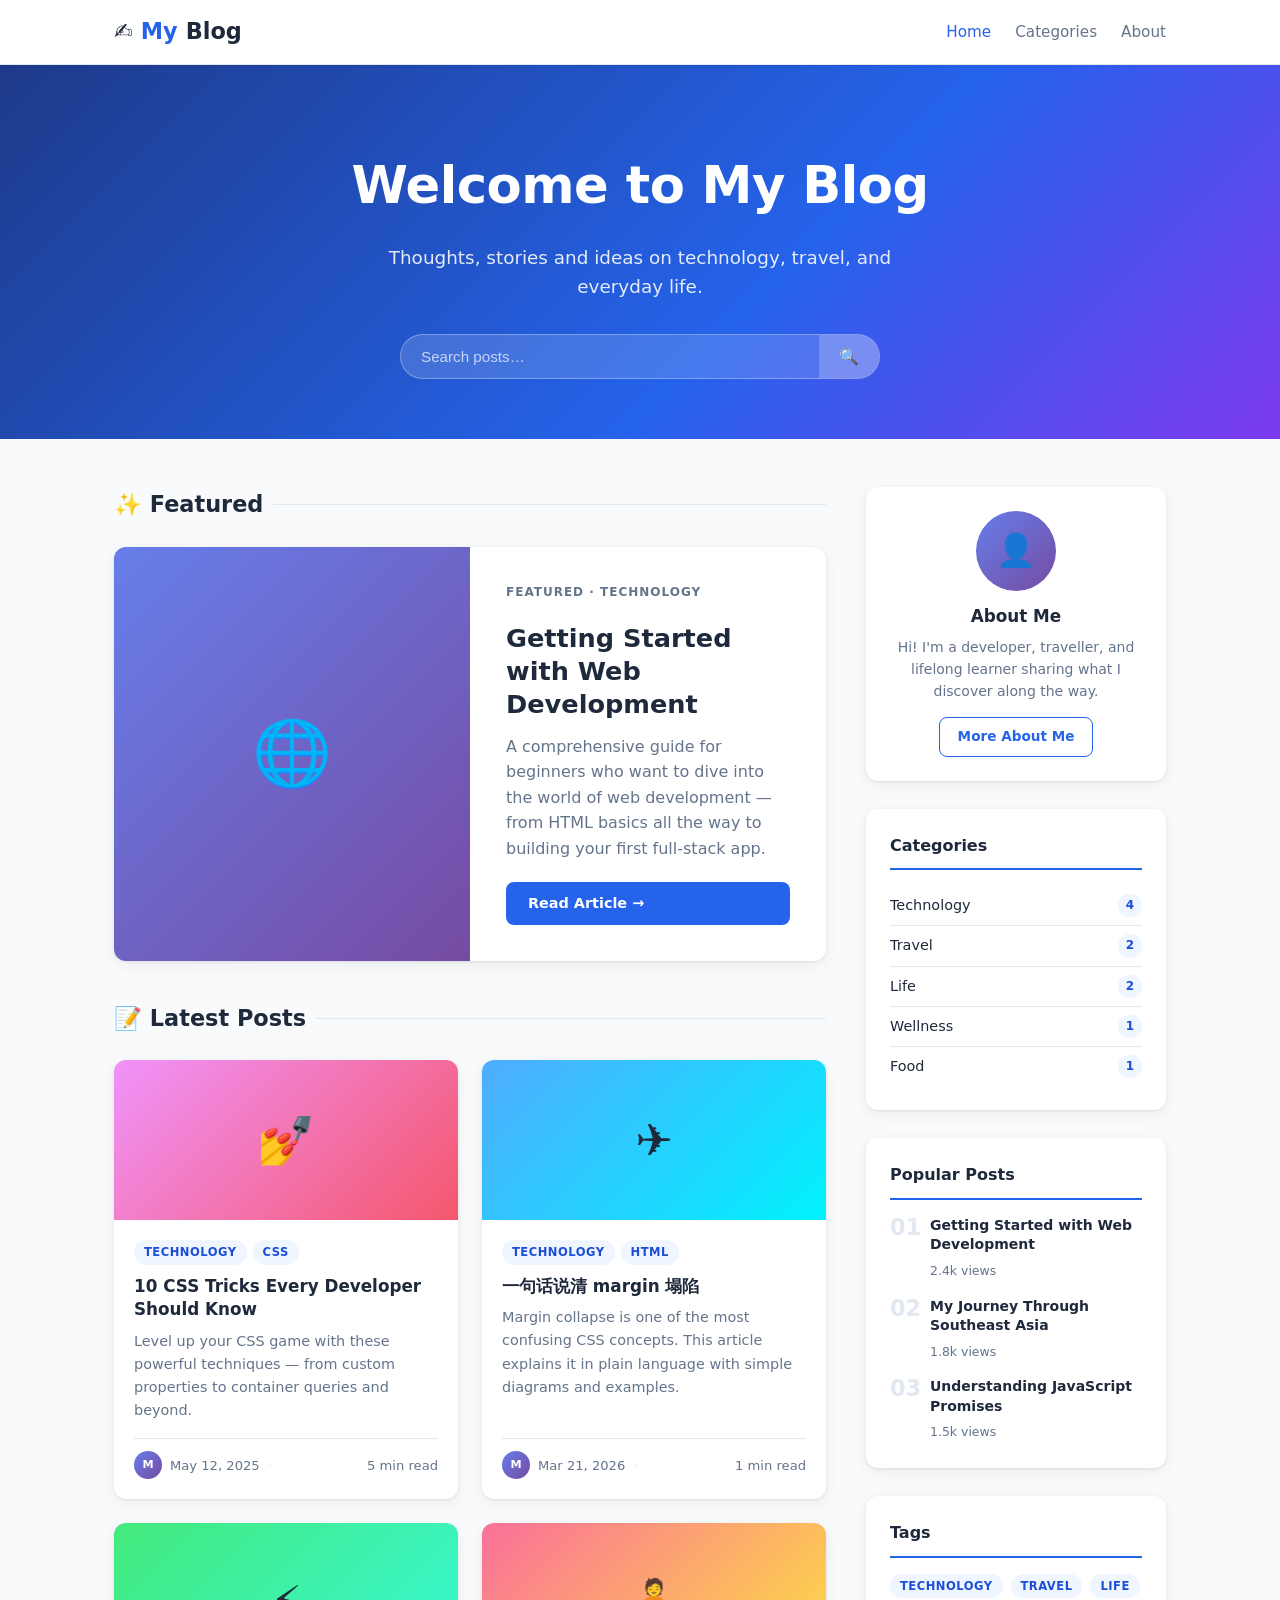
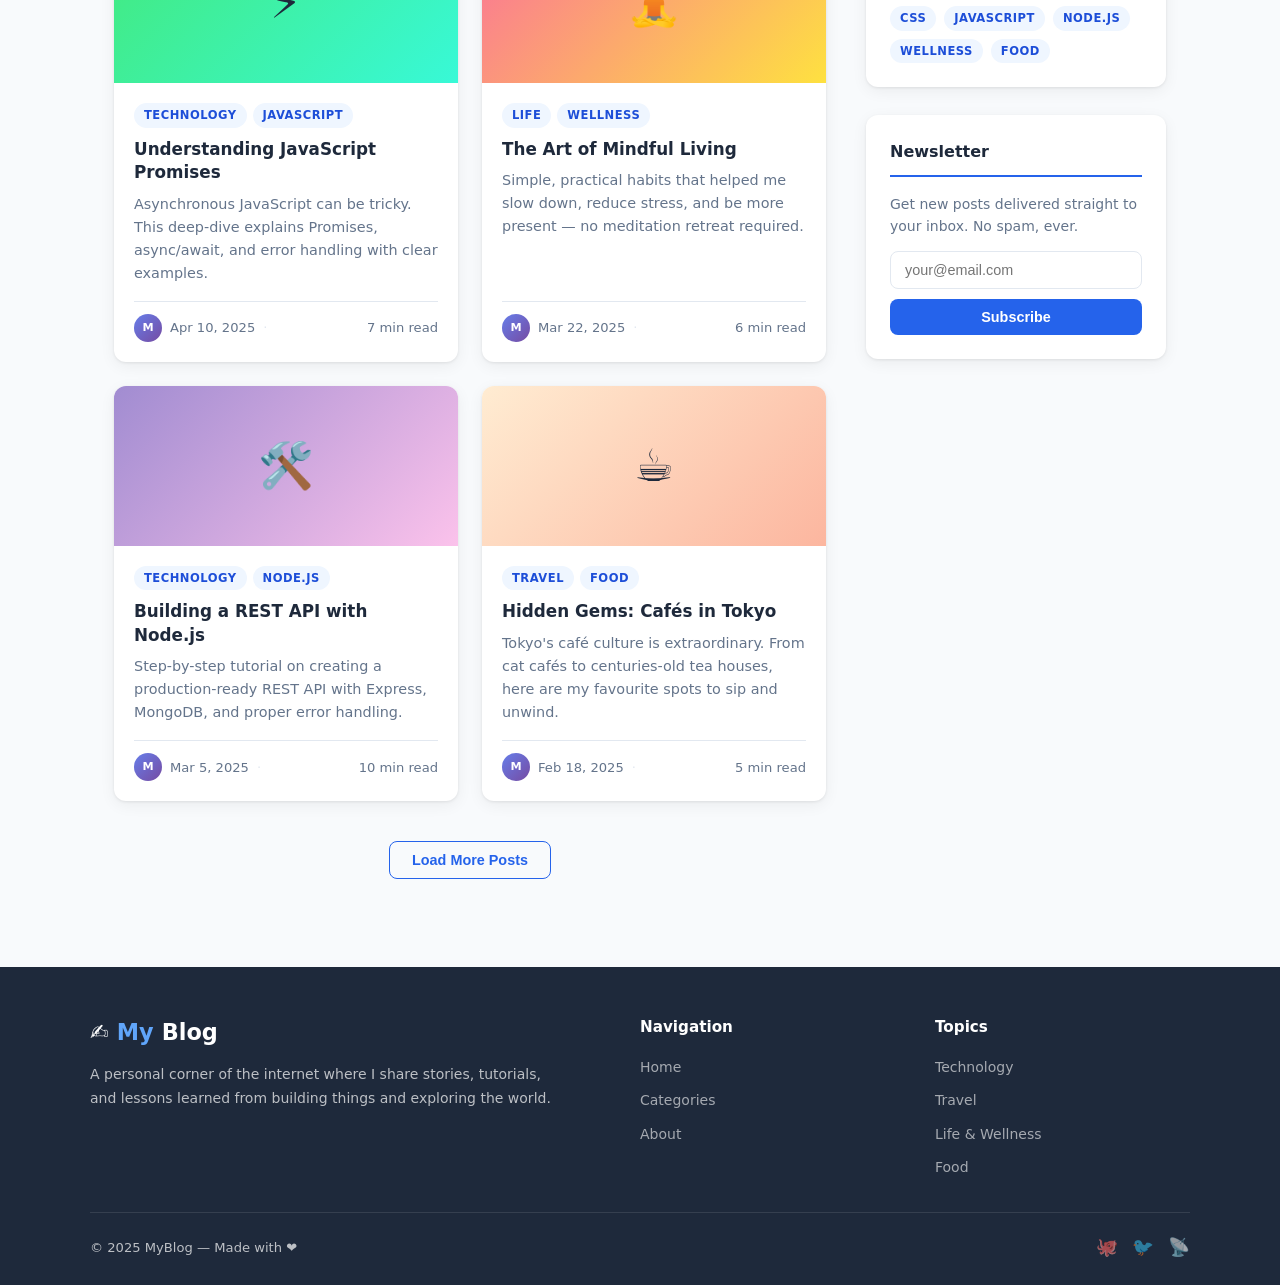
<file: index.html>
<!DOCTYPE html>
<html lang="en">
<head>
  <meta charset="UTF-8" />
  <meta name="viewport" content="width=device-width, initial-scale=1.0" />
  <title>My Blog — Thoughts, Stories & Ideas</title>
  <meta name="description" content="A personal blog covering technology, travel, life and more." />
  <link rel="stylesheet" href="styles.css" />
</head>
<body>

  <!-- ===== Header ===== -->
  <header class="site-header">
    <div class="header-inner">
      <div class="logo">✍️ <span>My</span>Blog</div>
      <nav class="site-nav" aria-label="Main navigation">
        <a href="index.html" class="active">Home</a>
        <a href="#categories">Categories</a>
        <a href="#about">About</a>
      </nav>
    </div>
  </header>

  <!-- ===== Hero ===== -->
  <section class="hero">
    <h1>Welcome to My Blog</h1>
    <p>Thoughts, stories and ideas on technology, travel, and everyday life.</p>
    <form class="search-bar" role="search" onsubmit="handleSearch(event)">
      <input
        type="search"
        id="search-input"
        placeholder="Search posts…"
        aria-label="Search posts"
        oninput="filterPosts(this.value)"
      />
      <button type="submit" aria-label="Search">🔍</button>
    </form>
  </section>

  <!-- ===== Main content ===== -->
  <div class="main-wrapper">

    <!-- Posts column -->
    <main>

      <!-- Featured post -->
      <h2 class="section-heading">✨ Featured</h2>
      <article class="featured-post" data-title="Getting Started with Web Development">
        <div class="featured-img">🌐</div>
        <div class="featured-body">
          <p class="featured-label">Featured · Technology</p>
          <h2><a href="blog-post.html?id=1">Getting Started with Web Development</a></h2>
          <p>
            A comprehensive guide for beginners who want to dive into the world of web
            development — from HTML basics all the way to building your first full-stack app.
          </p>
          <a href="blog-post.html?id=1" class="btn btn-primary">Read Article →</a>
        </div>
      </article>

      <!-- Post grid -->
      <h2 class="section-heading" id="categories">📝 Latest Posts</h2>

      <div class="no-results" id="no-results" role="alert">
        <p style="font-size:2.5rem">🔍</p>
        <p style="font-size:1.1rem;margin-top:12px">No posts found. Try a different search term.</p>
      </div>

      <div class="post-grid" id="post-grid">

        <!-- Card 1 -->
        <article class="post-card" data-title="10 CSS Tricks Every Developer Should Know" data-tags="technology css">
          <div class="card-img" style="background:linear-gradient(135deg,#f093fb,#f5576c);">💅</div>
          <div class="card-body">
            <div class="card-tags">
              <span class="tag">Technology</span>
              <span class="tag">CSS</span>
            </div>
            <h3><a href="blog-post.html?id=2">10 CSS Tricks Every Developer Should Know</a></h3>
            <p class="card-excerpt">
              Level up your CSS game with these powerful techniques — from custom properties
              to container queries and beyond.
            </p>
            <div class="card-meta">
              <div class="avatar">M</div>
              <span>May 12, 2025</span>
              <span class="meta-dot">·</span>
              <span class="read-time">5 min read</span>
            </div>
          </div>
        </article>

        <!-- Card 2 -->
        <article class="post-card" data-title="一句话说清 margin 塌陷" data-tags="technology html">
          <div class="card-img" style="background:linear-gradient(135deg,#4facfe,#00f2fe);">✈️</div>
          <div class="card-body">
            <div class="card-tags">
              <span class="tag">Technology</span>
              <span class="tag">HTML</span>
            </div>
            <h3><a href="blog-post.html?id=3">一句话说清 margin 塌陷</a></h3>
            <p class="card-excerpt">
                Margin collapse is one of the most confusing CSS concepts. This article explains
                it in plain language with simple diagrams and examples.
            </p>
            <div class="card-meta">
              <div class="avatar">M</div>
              <span>Mar 21, 2026</span>
              <span class="meta-dot">·</span>
              <span class="read-time">1 min read</span>
            </div>
          </div>
        </article>

        <!-- Card 3 -->
        <article class="post-card" data-title="Understanding JavaScript Promises" data-tags="technology javascript">
          <div class="card-img" style="background:linear-gradient(135deg,#43e97b,#38f9d7);">⚡</div>
          <div class="card-body">
            <div class="card-tags">
              <span class="tag">Technology</span>
              <span class="tag">JavaScript</span>
            </div>
            <h3><a href="blog-post.html?id=4">Understanding JavaScript Promises</a></h3>
            <p class="card-excerpt">
              Asynchronous JavaScript can be tricky. This deep-dive explains Promises,
              async/await, and error handling with clear examples.
            </p>
            <div class="card-meta">
              <div class="avatar">M</div>
              <span>Apr 10, 2025</span>
              <span class="meta-dot">·</span>
              <span class="read-time">7 min read</span>
            </div>
          </div>
        </article>

        <!-- Card 4 -->
        <article class="post-card" data-title="The Art of Mindful Living" data-tags="life wellness">
          <div class="card-img" style="background:linear-gradient(135deg,#fa709a,#fee140);">🧘</div>
          <div class="card-body">
            <div class="card-tags">
              <span class="tag">Life</span>
              <span class="tag">Wellness</span>
            </div>
            <h3><a href="blog-post.html?id=5">The Art of Mindful Living</a></h3>
            <p class="card-excerpt">
              Simple, practical habits that helped me slow down, reduce stress, and be more
              present — no meditation retreat required.
            </p>
            <div class="card-meta">
              <div class="avatar">M</div>
              <span>Mar 22, 2025</span>
              <span class="meta-dot">·</span>
              <span class="read-time">6 min read</span>
            </div>
          </div>
        </article>

        <!-- Card 5 -->
        <article class="post-card" data-title="Building a REST API with Node.js" data-tags="technology nodejs">
          <div class="card-img" style="background:linear-gradient(135deg,#a18cd1,#fbc2eb);">🛠️</div>
          <div class="card-body">
            <div class="card-tags">
              <span class="tag">Technology</span>
              <span class="tag">Node.js</span>
            </div>
            <h3><a href="blog-post.html?id=6">Building a REST API with Node.js</a></h3>
            <p class="card-excerpt">
              Step-by-step tutorial on creating a production-ready REST API with Express,
              MongoDB, and proper error handling.
            </p>
            <div class="card-meta">
              <div class="avatar">M</div>
              <span>Mar 5, 2025</span>
              <span class="meta-dot">·</span>
              <span class="read-time">10 min read</span>
            </div>
          </div>
        </article>

        <!-- Card 6 -->
        <article class="post-card" data-title="Hidden Gems: Cafés in Tokyo" data-tags="travel food">
          <div class="card-img" style="background:linear-gradient(135deg,#ffecd2,#fcb69f);">☕</div>
          <div class="card-body">
            <div class="card-tags">
              <span class="tag">Travel</span>
              <span class="tag">Food</span>
            </div>
            <h3><a href="blog-post.html?id=7">Hidden Gems: Cafés in Tokyo</a></h3>
            <p class="card-excerpt">
              Tokyo's café culture is extraordinary. From cat cafés to centuries-old tea
              houses, here are my favourite spots to sip and unwind.
            </p>
            <div class="card-meta">
              <div class="avatar">M</div>
              <span>Feb 18, 2025</span>
              <span class="meta-dot">·</span>
              <span class="read-time">5 min read</span>
            </div>
          </div>
        </article>

      </div><!-- /post-grid -->

      <!-- Load more -->
      <div class="load-more-wrap">
        <button class="btn btn-outline" onclick="loadMore()">Load More Posts</button>
      </div>

    </main>

    <!-- ===== Sidebar ===== -->
    <aside class="sidebar">

      <!-- About -->
      <div class="widget about-widget" id="about">
        <div class="author-avatar">👤</div>
        <h3>About Me</h3>
        <p>Hi! I'm a developer, traveller, and lifelong learner sharing what I discover along the way.</p>
        <a href="#" class="btn btn-outline" style="font-size:.85rem;padding:8px 18px;">More About Me</a>
      </div>

      <!-- Categories -->
      <div class="widget">
        <h3 class="widget-title">Categories</h3>
        <ul class="category-list">
          <li>
            <a href="#" onclick="filterByTag('technology')">Technology</a>
            <span class="cat-count">4</span>
          </li>
          <li>
            <a href="#" onclick="filterByTag('travel')">Travel</a>
            <span class="cat-count">2</span>
          </li>
          <li>
            <a href="#" onclick="filterByTag('life')">Life</a>
            <span class="cat-count">2</span>
          </li>
          <li>
            <a href="#" onclick="filterByTag('wellness')">Wellness</a>
            <span class="cat-count">1</span>
          </li>
          <li>
            <a href="#" onclick="filterByTag('food')">Food</a>
            <span class="cat-count">1</span>
          </li>
        </ul>
      </div>

      <!-- Popular posts -->
      <div class="widget">
        <h3 class="widget-title">Popular Posts</h3>
        <div class="popular-list">
          <div class="popular-item">
            <span class="popular-num">01</span>
            <div class="popular-info">
              <h4><a href="blog-post.html?id=1">Getting Started with Web Development</a></h4>
              <span>2.4k views</span>
            </div>
          </div>
          <div class="popular-item">
            <span class="popular-num">02</span>
            <div class="popular-info">
              <h4><a href="blog-post.html?id=3">My Journey Through Southeast Asia</a></h4>
              <span>1.8k views</span>
            </div>
          </div>
          <div class="popular-item">
            <span class="popular-num">03</span>
            <div class="popular-info">
              <h4><a href="blog-post.html?id=4">Understanding JavaScript Promises</a></h4>
              <span>1.5k views</span>
            </div>
          </div>
        </div>
      </div>

      <!-- Tags -->
      <div class="widget">
        <h3 class="widget-title">Tags</h3>
        <div class="tags-cloud">
          <span class="tag" onclick="filterByTag('technology')">Technology</span>
          <span class="tag" onclick="filterByTag('travel')">Travel</span>
          <span class="tag" onclick="filterByTag('life')">Life</span>
          <span class="tag" onclick="filterByTag('css')">CSS</span>
          <span class="tag" onclick="filterByTag('javascript')">JavaScript</span>
          <span class="tag" onclick="filterByTag('nodejs')">Node.js</span>
          <span class="tag" onclick="filterByTag('wellness')">Wellness</span>
          <span class="tag" onclick="filterByTag('food')">Food</span>
        </div>
      </div>

      <!-- Newsletter -->
      <div class="widget newsletter-widget">
        <h3 class="widget-title">Newsletter</h3>
        <p>Get new posts delivered straight to your inbox. No spam, ever.</p>
        <form class="newsletter-form" onsubmit="handleSubscribe(event)">
          <input type="email" placeholder="your@email.com" aria-label="Email address" required />
          <button type="submit" class="btn btn-primary">Subscribe</button>
        </form>
      </div>

    </aside>

  </div><!-- /main-wrapper -->

  <!-- ===== Footer ===== -->
  <footer class="site-footer">
    <div class="footer-inner">
      <div class="footer-brand">
        <div class="logo">✍️ <span style="color:#60a5fa">My</span>Blog</div>
        <p>A personal corner of the internet where I share stories, tutorials,<br>and lessons learned from building things and exploring the world.</p>
      </div>
      <div class="footer-col">
        <h4>Navigation</h4>
        <ul>
          <li><a href="index.html">Home</a></li>
          <li><a href="#categories">Categories</a></li>
          <li><a href="#about">About</a></li>
        </ul>
      </div>
      <div class="footer-col">
        <h4>Topics</h4>
        <ul>
          <li><a href="#">Technology</a></li>
          <li><a href="#">Travel</a></li>
          <li><a href="#">Life & Wellness</a></li>
          <li><a href="#">Food</a></li>
        </ul>
      </div>
    </div>
    <div class="footer-bottom">
      <span>© 2025 MyBlog — Made with ❤️</span>
      <div class="social-links" aria-label="Social links">
        <a href="#" aria-label="GitHub">🐙</a>
        <a href="#" aria-label="Twitter">🐦</a>
        <a href="#" aria-label="RSS Feed">📡</a>
      </div>
    </div>
  </footer>

  <script>
    /* ===== Search / filter ===== */
    function filterPosts(query) {
      const q = query.trim().toLowerCase();
      const cards = document.querySelectorAll('#post-grid .post-card');
      let visible = 0;

      cards.forEach(card => {
        const title = card.dataset.title.toLowerCase();
        const tags  = card.dataset.tags.toLowerCase();
        const match = !q || title.includes(q) || tags.includes(q);
        card.style.display = match ? '' : 'none';
        if (match) visible++;
      });

      document.getElementById('no-results').classList.toggle('visible', visible === 0);
    }

    function handleSearch(e) {
      e.preventDefault();
      filterPosts(document.getElementById('search-input').value);
    }

    function filterByTag(tag) {
      document.getElementById('search-input').value = tag;
      filterPosts(tag);
      document.querySelector('#post-grid').scrollIntoView({ behavior: 'smooth' });
      return false;
    }

    /* ===== Load more (demo) ===== */
    function loadMore() {
      const btn = document.querySelector('.load-more-wrap button');
      btn.textContent = 'No more posts for now!';
      btn.disabled = true;
      btn.style.opacity = '0.5';
    }

    /* ===== Newsletter ===== */
    function handleSubscribe(e) {
      e.preventDefault();
      const input = e.target.querySelector('input');
      const btn   = e.target.querySelector('button');
      btn.textContent = '✅ Subscribed!';
      btn.disabled = true;
      input.disabled = true;
    }
  </script>

</body>
</html>
</file>
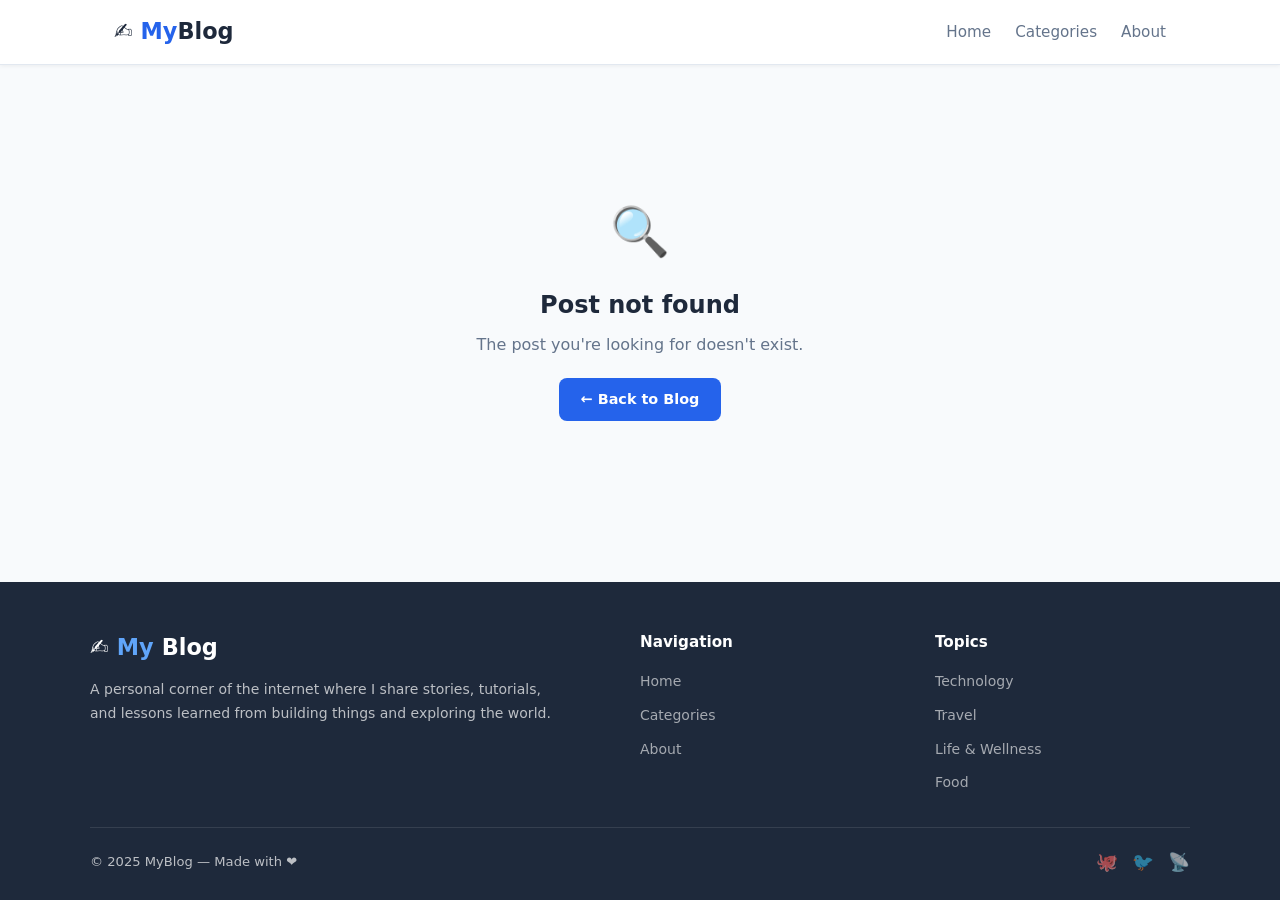
<file: blog-post.html>
<!DOCTYPE html>
<html lang="en">
<head>
  <meta charset="UTF-8" />
  <meta name="viewport" content="width=device-width, initial-scale=1.0" />
  <title>Blog Post — MyBlog</title>
  <meta name="description" content="Read the full blog post." />
  <link rel="stylesheet" href="styles.css" />
  <script src="marked.min.js"></script>
</head>
<body>

  <!-- ===== Header ===== -->
  <header class="site-header">
    <div class="header-inner">
      <div class="logo"><a href="index.html" style="color:inherit;text-decoration:none">✍️ <span>My</span>Blog</a></div>
      <nav class="site-nav" aria-label="Main navigation">
        <a href="index.html">Home</a>
        <a href="index.html#categories">Categories</a>
        <a href="index.html#about">About</a>
      </nav>
    </div>
  </header>

  <!-- ===== Post content ===== -->
  <div class="post-detail-wrapper" id="post-container">
    <!-- Populated by JS -->
  </div>

  <!-- ===== Footer ===== -->
  <footer class="site-footer">
    <div class="footer-inner">
      <div class="footer-brand">
        <div class="logo">✍️ <span style="color:#60a5fa">My</span>Blog</div>
        <p>A personal corner of the internet where I share stories, tutorials,<br>and lessons learned from building things and exploring the world.</p>
      </div>
      <div class="footer-col">
        <h4>Navigation</h4>
        <ul>
          <li><a href="index.html">Home</a></li>
          <li><a href="index.html#categories">Categories</a></li>
          <li><a href="index.html#about">About</a></li>
        </ul>
      </div>
      <div class="footer-col">
        <h4>Topics</h4>
        <ul>
          <li><a href="#">Technology</a></li>
          <li><a href="#">Travel</a></li>
          <li><a href="#">Life & Wellness</a></li>
          <li><a href="#">Food</a></li>
        </ul>
      </div>
    </div>
    <div class="footer-bottom">
      <span>© 2025 MyBlog — Made with ❤️</span>
      <div class="social-links" aria-label="Social links">
        <a href="#" aria-label="GitHub">🐙</a>
        <a href="#" aria-label="Twitter">🐦</a>
        <a href="#" aria-label="RSS Feed">📡</a>
      </div>
    </div>
  </footer>

  <script>
    /* ===== Post metadata ===== */
    /* Content for each post lives in posts/<id>.md — edit those files to update post content. */
    const posts = {
      1: {
        id: 1,
        title: "Getting Started with Web Development",
        date: "May 28, 2025",
        readTime: "9 min read",
        tags: ["Technology", "Tutorial"],
        emoji: "🌐",
        gradient: "linear-gradient(135deg,#667eea,#764ba2)",
        prev: null,
        next: { id: 2, title: "10 CSS Tricks Every Developer Should Know" }
      },
      2: {
        id: 2,
        title: "10 CSS Tricks Every Developer Should Know",
        date: "May 12, 2025",
        readTime: "5 min read",
        tags: ["Technology", "CSS"],
        emoji: "💅",
        gradient: "linear-gradient(135deg,#f093fb,#f5576c)",
        prev: { id: 1, title: "Getting Started with Web Development" },
        next: { id: 3, title: "My Journey Through Southeast Asia" }
      },
      3: {
        id: 3,
        title: "一句话说清 margin 塌陷",
        date: "Mar 21, 2026",
        readTime: "1 min read",
        tags: ["Technology", "HTML"],
        emoji: "📐",
        gradient: "linear-gradient(135deg,#4facfe,#00f2fe)",
        prev: { id: 2, title: "10 CSS Tricks Every Developer Should Know" },
        next: { id: 4, title: "Understanding JavaScript Promises" }
      },
      4: {
        id: 4,
        title: "Understanding JavaScript Promises",
        date: "Apr 10, 2025",
        readTime: "7 min read",
        tags: ["Technology", "JavaScript"],
        emoji: "⚡",
        gradient: "linear-gradient(135deg,#43e97b,#38f9d7)",
        prev: { id: 3, title: "My Journey Through Southeast Asia" },
        next: { id: 5, title: "The Art of Mindful Living" }
      },
      5: {
        id: 5,
        title: "The Art of Mindful Living",
        date: "Mar 22, 2025",
        readTime: "6 min read",
        tags: ["Life", "Wellness"],
        emoji: "🧘",
        gradient: "linear-gradient(135deg,#fa709a,#fee140)",
        prev: { id: 4, title: "Understanding JavaScript Promises" },
        next: { id: 6, title: "Building a REST API with Node.js" }
      },
      6: {
        id: 6,
        title: "Building a REST API with Node.js",
        date: "Mar 5, 2025",
        readTime: "10 min read",
        tags: ["Technology", "Node.js"],
        emoji: "🛠️",
        gradient: "linear-gradient(135deg,#a18cd1,#fbc2eb)",
        prev: { id: 5, title: "The Art of Mindful Living" },
        next: { id: 7, title: "Hidden Gems: Cafés in Tokyo" }
      },
      7: {
        id: 7,
        title: "Hidden Gems: Cafés in Tokyo",
        date: "Feb 18, 2025",
        readTime: "5 min read",
        tags: ["Travel", "Food"],
        emoji: "☕",
        gradient: "linear-gradient(135deg,#ffecd2,#fcb69f)",
        prev: { id: 6, title: "Building a REST API with Node.js" },
        next: null
      }
    };

    /* ===== Render post ===== */
    (async function renderPost() {
      const params = new URLSearchParams(window.location.search);
      const id     = parseInt(params.get('id'), 10);
      const post   = posts[id];
      const container = document.getElementById('post-container');

      if (!post) {
        container.innerHTML = `
          <div style="text-align:center;padding:80px 20px;">
            <p style="font-size:3rem">🔍</p>
            <h2 style="margin:16px 0 8px">Post not found</h2>
            <p style="color:var(--text-muted)">The post you're looking for doesn't exist.</p>
            <a href="index.html" class="btn btn-primary" style="margin-top:20px">← Back to Blog</a>
          </div>`;
        return;
      }

      /* Fetch Markdown content from posts/<id>.md */
      let markdownContent = '';
      try {
        const response = await fetch(`posts/${id}.md`);
        if (!response.ok) throw new Error('Not found');
        markdownContent = await response.text();
      } catch {
        markdownContent = '*Could not load post content.*';
      }

      const renderedContent = marked.parse(markdownContent);

      document.title = post.title + ' — MyBlog';
      if (document.querySelector('meta[name="description"]')) {
        document.querySelector('meta[name="description"]').content = markdownContent.replace(/[#*`>_\[\]]/g, '').slice(0, 155);
      }

      const prevHtml = post.prev
        ? `<div class="post-nav-card">
             <p class="post-nav-label">← Previous</p>
             <h4><a href="blog-post.html?id=${post.prev.id}">${post.prev.title}</a></h4>
           </div>`
        : '<div></div>';

      const nextHtml = post.next
        ? `<div class="post-nav-card next">
             <p class="post-nav-label">Next →</p>
             <h4><a href="blog-post.html?id=${post.next.id}">${post.next.title}</a></h4>
           </div>`
        : '<div></div>';

      container.innerHTML = `
        <div class="post-header">
          <div class="card-tags">
            ${post.tags.map(t => `<span class="tag">${t}</span>`).join('')}
          </div>
          <h1>${post.title}</h1>
          <div class="post-meta">
            <div class="avatar">M</div>
            <span>${post.date}</span>
            <span class="meta-dot">·</span>
            <span>${post.readTime}</span>
          </div>
        </div>

        <div class="post-hero-img" style="background:${post.gradient}">${post.emoji}</div>

        <div class="post-content">
          ${renderedContent}
        </div>

        <div class="post-nav">
          ${prevHtml}
          ${nextHtml}
        </div>

        <div style="text-align:center;margin-top:32px">
          <a href="index.html" class="btn btn-outline">← Back to All Posts</a>
        </div>
      `;
    })();
  </script>

</body>
</html>
</file>
<file: styles.css>
/* ===== Reset & Base ===== */
*, *::before, *::after {
  box-sizing: border-box;
  margin: 0;
  padding: 0;
}

:root {
  --primary: #2563eb;
  --primary-dark: #1d4ed8;
  --text: #1e293b;
  --text-muted: #64748b;
  --bg: #f8fafc;
  --surface: #ffffff;
  --border: #e2e8f0;
  --tag-bg: #eff6ff;
  --tag-text: #1d4ed8;
  --radius: 12px;
  --shadow: 0 1px 3px rgba(0,0,0,.08), 0 4px 16px rgba(0,0,0,.06);
  --shadow-hover: 0 4px 12px rgba(0,0,0,.12), 0 8px 32px rgba(0,0,0,.08);
}

html { scroll-behavior: smooth; }

body {
  font-family: 'Segoe UI', system-ui, -apple-system, sans-serif;
  background: var(--bg);
  color: var(--text);
  line-height: 1.6;
  min-height: 100vh;
  display: flex;
  flex-direction: column;
}

a { color: var(--primary); text-decoration: none; }
a:hover { text-decoration: underline; }
img { max-width: 100%; display: block; }

/* ===== Site Header ===== */
.site-header {
  background: var(--surface);
  border-bottom: 1px solid var(--border);
  position: sticky;
  top: 0;
  z-index: 100;
  box-shadow: 0 1px 4px rgba(0,0,0,.06);
}

.header-inner {
  max-width: 1100px;
  margin: 0 auto;
  padding: 0 24px;
  height: 64px;
  display: flex;
  align-items: center;
  justify-content: space-between;
}

.logo {
  font-size: 1.4rem;
  font-weight: 700;
  color: var(--text);
  display: flex;
  align-items: center;
  gap: 8px;
}

.logo span { color: var(--primary); }

.site-nav { display: flex; gap: 24px; }

.site-nav a {
  color: var(--text-muted);
  font-weight: 500;
  font-size: 0.95rem;
  transition: color .2s;
}

.site-nav a:hover,
.site-nav a.active { color: var(--primary); text-decoration: none; }

/* ===== Hero ===== */
.hero {
  background: linear-gradient(135deg, #1e3a8a 0%, #2563eb 60%, #7c3aed 100%);
  color: #fff;
  text-align: center;
  padding: 80px 24px 60px;
}

.hero h1 {
  font-size: clamp(2rem, 5vw, 3.2rem);
  font-weight: 800;
  margin-bottom: 16px;
  letter-spacing: -0.5px;
}

.hero p {
  font-size: 1.15rem;
  opacity: 0.88;
  max-width: 560px;
  margin: 0 auto 32px;
}

.search-bar {
  display: flex;
  max-width: 480px;
  margin: 0 auto;
  background: rgba(255,255,255,.15);
  border: 1px solid rgba(255,255,255,.3);
  border-radius: 50px;
  overflow: hidden;
}

.search-bar input {
  flex: 1;
  background: transparent;
  border: none;
  outline: none;
  padding: 12px 20px;
  color: #fff;
  font-size: 0.95rem;
}

.search-bar input::placeholder { color: rgba(255,255,255,.7); }

.search-bar button {
  background: rgba(255,255,255,.2);
  border: none;
  padding: 12px 20px;
  color: #fff;
  cursor: pointer;
  font-size: 1rem;
  transition: background .2s;
}

.search-bar button:hover { background: rgba(255,255,255,.3); }

/* ===== Main layout ===== */
.main-wrapper {
  max-width: 1100px;
  margin: 48px auto;
  padding: 0 24px;
  display: grid;
  grid-template-columns: 1fr 300px;
  gap: 40px;
  flex: 1;
}

/* ===== Section heading ===== */
.section-heading {
  font-size: 1.4rem;
  font-weight: 700;
  margin-bottom: 24px;
  display: flex;
  align-items: center;
  gap: 10px;
}

.section-heading::after {
  content: '';
  flex: 1;
  height: 1px;
  background: var(--border);
}

/* ===== Featured post ===== */
.featured-post {
  background: var(--surface);
  border-radius: var(--radius);
  overflow: hidden;
  box-shadow: var(--shadow);
  display: grid;
  grid-template-columns: 1fr 1fr;
  margin-bottom: 40px;
  transition: box-shadow .25s, transform .25s;
}

.featured-post:hover {
  box-shadow: var(--shadow-hover);
  transform: translateY(-2px);
}

.featured-img {
  background: linear-gradient(135deg, #667eea, #764ba2);
  min-height: 280px;
  display: flex;
  align-items: center;
  justify-content: center;
  font-size: 4rem;
}

.featured-body {
  padding: 36px;
  display: flex;
  flex-direction: column;
  justify-content: center;
}

.featured-label {
  font-size: 0.75rem;
  font-weight: 700;
  text-transform: uppercase;
  letter-spacing: 1px;
  color: var(--primary);
  margin-bottom: 10px;
}

.featured-body h2 {
  font-size: 1.6rem;
  font-weight: 800;
  line-height: 1.3;
  margin-bottom: 12px;
}

.featured-body h2 a { color: var(--text); }
.featured-body h2 a:hover { color: var(--primary); text-decoration: none; }

.featured-body p { color: var(--text-muted); margin-bottom: 20px; }

/* ===== Post grid ===== */
.post-grid {
  display: grid;
  grid-template-columns: repeat(auto-fill, minmax(280px, 1fr));
  gap: 24px;
  margin-bottom: 40px;
}

/* ===== Post card ===== */
.post-card {
  background: var(--surface);
  border-radius: var(--radius);
  overflow: hidden;
  box-shadow: var(--shadow);
  display: flex;
  flex-direction: column;
  transition: box-shadow .25s, transform .25s;
}

.post-card:hover {
  box-shadow: var(--shadow-hover);
  transform: translateY(-3px);
}

.card-img {
  height: 160px;
  display: flex;
  align-items: center;
  justify-content: center;
  font-size: 2.8rem;
}

.card-body { padding: 20px; flex: 1; display: flex; flex-direction: column; }

.card-tags { display: flex; flex-wrap: wrap; gap: 6px; margin-bottom: 10px; }

.tag {
  background: var(--tag-bg);
  color: var(--tag-text);
  font-size: 0.72rem;
  font-weight: 600;
  padding: 3px 10px;
  border-radius: 20px;
  text-transform: uppercase;
  letter-spacing: 0.5px;
}

.card-body h3 {
  font-size: 1.05rem;
  font-weight: 700;
  line-height: 1.4;
  margin-bottom: 8px;
}

.card-body h3 a { color: var(--text); }
.card-body h3 a:hover { color: var(--primary); text-decoration: none; }

.card-excerpt {
  color: var(--text-muted);
  font-size: 0.9rem;
  margin-bottom: 16px;
  flex: 1;
}

.card-meta {
  display: flex;
  align-items: center;
  gap: 8px;
  font-size: 0.82rem;
  color: var(--text-muted);
  border-top: 1px solid var(--border);
  padding-top: 12px;
  margin-top: auto;
}

.avatar {
  width: 28px;
  height: 28px;
  border-radius: 50%;
  background: linear-gradient(135deg, #667eea, #764ba2);
  display: flex;
  align-items: center;
  justify-content: center;
  color: #fff;
  font-size: 0.7rem;
  font-weight: 700;
  flex-shrink: 0;
}

.meta-dot { color: var(--border); }

.read-time { margin-left: auto; }

/* ===== Read more button ===== */
.btn {
  display: inline-block;
  padding: 10px 22px;
  border-radius: 8px;
  font-weight: 600;
  font-size: 0.9rem;
  transition: background .2s, transform .1s;
  cursor: pointer;
  border: none;
}

.btn-primary {
  background: var(--primary);
  color: #fff;
}

.btn-primary:hover {
  background: var(--primary-dark);
  text-decoration: none;
  transform: translateY(-1px);
}

.btn-outline {
  background: transparent;
  color: var(--primary);
  border: 1.5px solid var(--primary);
}

.btn-outline:hover {
  background: var(--primary);
  color: #fff;
  text-decoration: none;
}

/* ===== Load more ===== */
.load-more-wrap { text-align: center; margin: 8px 0 40px; }

/* ===== Sidebar ===== */
.sidebar { display: flex; flex-direction: column; gap: 28px; }

.widget {
  background: var(--surface);
  border-radius: var(--radius);
  padding: 24px;
  box-shadow: var(--shadow);
}

.widget-title {
  font-size: 1rem;
  font-weight: 700;
  margin-bottom: 16px;
  padding-bottom: 10px;
  border-bottom: 2px solid var(--primary);
  color: var(--text);
}

/* About widget */
.about-widget { text-align: center; }

.author-avatar {
  width: 80px;
  height: 80px;
  border-radius: 50%;
  background: linear-gradient(135deg, #667eea, #764ba2);
  display: flex;
  align-items: center;
  justify-content: center;
  font-size: 2rem;
  margin: 0 auto 12px;
}

.about-widget h3 { font-size: 1.05rem; font-weight: 700; margin-bottom: 6px; }
.about-widget p { color: var(--text-muted); font-size: 0.875rem; margin-bottom: 14px; }

/* Categories */
.category-list { list-style: none; }

.category-list li {
  display: flex;
  justify-content: space-between;
  align-items: center;
  padding: 8px 0;
  border-bottom: 1px solid var(--border);
  font-size: 0.9rem;
}

.category-list li:last-child { border-bottom: none; }

.category-list a { color: var(--text); font-weight: 500; }
.category-list a:hover { color: var(--primary); text-decoration: none; }

.cat-count {
  background: var(--tag-bg);
  color: var(--tag-text);
  font-size: 0.75rem;
  font-weight: 700;
  padding: 2px 8px;
  border-radius: 20px;
}

/* Popular posts */
.popular-list { display: flex; flex-direction: column; gap: 14px; }

.popular-item { display: flex; gap: 12px; align-items: flex-start; }

.popular-num {
  font-size: 1.4rem;
  font-weight: 800;
  color: var(--border);
  line-height: 1;
  min-width: 28px;
}

.popular-info h4 { font-size: 0.875rem; font-weight: 600; line-height: 1.4; margin-bottom: 2px; }
.popular-info h4 a { color: var(--text); }
.popular-info h4 a:hover { color: var(--primary); text-decoration: none; }
.popular-info span { font-size: 0.78rem; color: var(--text-muted); }

/* Tags cloud */
.tags-cloud { display: flex; flex-wrap: wrap; gap: 8px; }

.tags-cloud .tag {
  cursor: pointer;
  transition: background .2s, color .2s;
}

.tags-cloud .tag:hover {
  background: var(--primary);
  color: #fff;
  text-decoration: none;
}

/* Newsletter */
.newsletter-widget p { color: var(--text-muted); font-size: 0.875rem; margin-bottom: 14px; }

.newsletter-form { display: flex; flex-direction: column; gap: 10px; }

.newsletter-form input {
  width: 100%;
  border: 1.5px solid var(--border);
  border-radius: 8px;
  padding: 10px 14px;
  font-size: 0.9rem;
  outline: none;
  transition: border-color .2s;
}

.newsletter-form input:focus { border-color: var(--primary); }

/* ===== Site footer ===== */
.site-footer {
  background: var(--text);
  color: rgba(255,255,255,.7);
  padding: 48px 24px 24px;
  margin-top: auto;
}

.footer-inner {
  max-width: 1100px;
  margin: 0 auto;
  display: grid;
  grid-template-columns: 2fr 1fr 1fr;
  gap: 40px;
  margin-bottom: 32px;
}

.footer-brand .logo { color: #fff; margin-bottom: 12px; }

.footer-brand p { font-size: 0.875rem; line-height: 1.7; }

.footer-col h4 {
  color: #fff;
  font-size: 0.95rem;
  font-weight: 700;
  margin-bottom: 14px;
}

.footer-col ul { list-style: none; display: flex; flex-direction: column; gap: 8px; }

.footer-col a {
  color: rgba(255,255,255,.6);
  font-size: 0.875rem;
  transition: color .2s;
}

.footer-col a:hover { color: #fff; text-decoration: none; }

.footer-bottom {
  max-width: 1100px;
  margin: 0 auto;
  padding-top: 20px;
  border-top: 1px solid rgba(255,255,255,.1);
  display: flex;
  justify-content: space-between;
  align-items: center;
  font-size: 0.82rem;
}

.social-links { display: flex; gap: 14px; }

.social-links a {
  color: rgba(255,255,255,.6);
  font-size: 1.1rem;
  transition: color .2s;
}

.social-links a:hover { color: #fff; text-decoration: none; }

/* ===== Post detail page ===== */
.post-detail-wrapper {
  max-width: 760px;
  margin: 48px auto;
  padding: 0 24px;
  flex: 1;
}

.post-header { margin-bottom: 32px; }

.post-header .card-tags { margin-bottom: 14px; }

.post-header h1 {
  font-size: clamp(1.8rem, 4vw, 2.6rem);
  font-weight: 800;
  line-height: 1.25;
  margin-bottom: 16px;
}

.post-header .post-meta {
  display: flex;
  align-items: center;
  gap: 12px;
  color: var(--text-muted);
  font-size: 0.9rem;
  flex-wrap: wrap;
}

.post-hero-img {
  border-radius: var(--radius);
  overflow: hidden;
  background: linear-gradient(135deg, #667eea, #764ba2);
  height: 320px;
  display: flex;
  align-items: center;
  justify-content: center;
  font-size: 6rem;
  margin-bottom: 36px;
}

.post-content {
  background: var(--surface);
  border-radius: var(--radius);
  padding: 40px;
  box-shadow: var(--shadow);
  font-size: 1.05rem;
  line-height: 1.8;
  color: var(--text);
}

.post-content h2 {
  font-size: 1.5rem;
  font-weight: 700;
  margin: 36px 0 14px;
  color: var(--text);
}

.post-content p { margin-bottom: 18px; }

.post-content ul, .post-content ol {
  padding-left: 24px;
  margin-bottom: 18px;
}

.post-content li { margin-bottom: 6px; }

.post-content blockquote {
  border-left: 4px solid var(--primary);
  padding: 12px 20px;
  margin: 24px 0;
  background: var(--tag-bg);
  border-radius: 0 8px 8px 0;
  color: var(--text-muted);
  font-style: italic;
}

.post-content code {
  background: #f1f5f9;
  padding: 2px 6px;
  border-radius: 4px;
  font-family: monospace;
  font-size: 0.92em;
}

.post-content pre {
  background: #1e293b;
  color: #e2e8f0;
  padding: 20px 24px;
  border-radius: 10px;
  overflow-x: auto;
  margin: 24px 0;
  font-size: 0.92rem;
  line-height: 1.7;
}

.post-content pre code { background: none; padding: 0; color: inherit; }

/* Post nav */
.post-nav {
  display: grid;
  grid-template-columns: 1fr 1fr;
  gap: 20px;
  margin-top: 40px;
}

.post-nav-card {
  background: var(--surface);
  border-radius: var(--radius);
  padding: 20px;
  box-shadow: var(--shadow);
  transition: box-shadow .2s;
}

.post-nav-card:hover { box-shadow: var(--shadow-hover); }

.post-nav-label {
  font-size: 0.75rem;
  font-weight: 700;
  text-transform: uppercase;
  letter-spacing: 1px;
  color: var(--text-muted);
  margin-bottom: 6px;
}

.post-nav-card h4 { font-size: 0.95rem; font-weight: 700; }
.post-nav-card h4 a { color: var(--text); }
.post-nav-card h4 a:hover { color: var(--primary); text-decoration: none; }

.post-nav-card.next { text-align: right; }

/* ===== Responsive ===== */
@media (max-width: 900px) {
  .main-wrapper { grid-template-columns: 1fr; }
  .sidebar { display: none; }
  .featured-post { grid-template-columns: 1fr; }
  .featured-img { min-height: 200px; }
  .footer-inner { grid-template-columns: 1fr 1fr; }
}

@media (max-width: 600px) {
  .hero { padding: 48px 16px 36px; }
  .post-content { padding: 24px 18px; }
  .post-nav { grid-template-columns: 1fr; }
  .footer-inner { grid-template-columns: 1fr; }
  .footer-bottom { flex-direction: column; gap: 12px; text-align: center; }
  .header-inner { padding: 0 16px; }
  .site-nav { gap: 14px; }
}

/* ===== No-results message ===== */
.no-results {
  text-align: center;
  padding: 60px 20px;
  color: var(--text-muted);
  display: none;
}

.no-results.visible { display: block; }
</file>
